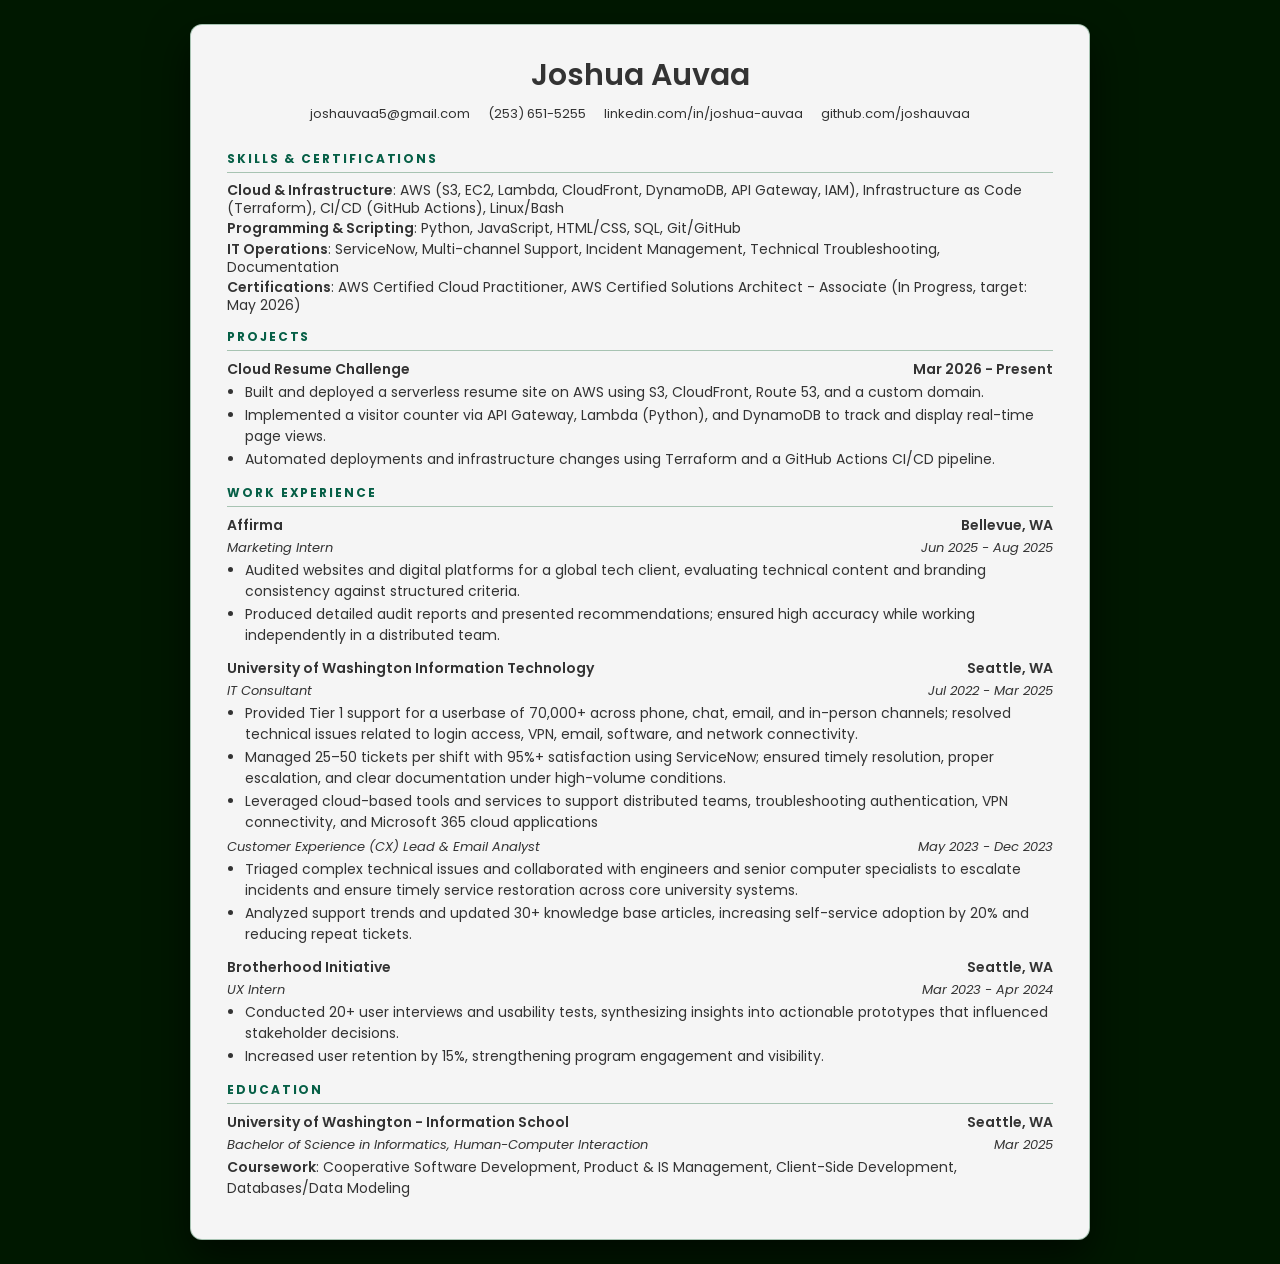
<file: index.html>
<!DOCTYPE html>
<html lang="en">


<head>
    <meta charset="utf-8">
    <meta name="author" content="Joshua Auvaa">
    <meta name="description" content="Cloud Resume">
    <title>Joshua Auvaa - Resume</title>
    <link rel="stylesheet" href="style.css">

    <link rel="preconnect" href="https://fonts.googleapis.com">
    <link rel="preconnect" href="https://fonts.gstatic.com" crossorigin>
    <link href="https://fonts.googleapis.com/css2?family=Poppins:wght@300;400;500;600&display=swap" rel="stylesheet">
    <link rel="icon" href="./img/favicon.ico" />
</head>


<body>
    <div class="page">
        <header class="page-header">
            <h1 class="name">Joshua Auvaa</h1>
            <ul class="contact-inline">
                <li><a href="mailto:joshauvaa5@gmail.com">joshauvaa5@gmail.com</a></li>
                <li><a href="tel:+12536515255">(253) 651-5255</a></li>
                <li><a href="https://www.linkedin.com/in/joshua-auvaa">linkedin.com/in/joshua-auvaa</a></li>
                <li><a href="https://github.com/joshauvaa">github.com/joshauvaa</a></li>
            </ul>
        </header>

        <main>
            <section>
                <h3>Skills & Certifications</h3>
                <hr>
                <p><strong>Cloud & Infrastructure</strong>: AWS (S3, EC2, Lambda, CloudFront, DynamoDB, API Gateway,
                    IAM),
                    Infrastructure as Code (Terraform), CI/CD (GitHub Actions), Linux/Bash</p>
                <p><strong>Programming & Scripting</strong>: Python, JavaScript, HTML/CSS, SQL, Git/GitHub</p>
                <p><strong>IT Operations</strong>: ServiceNow, Multi-channel Support, Incident Management, Technical
                    Troubleshooting, Documentation</p>
                <p><strong>Certifications</strong>: AWS Certified Cloud Practitioner, AWS Certified Solutions Architect
                    - Associate
                    (In Progress, target: May 2026)</p>
            </section>

            <section>
                <h3>Projects</h3>
                <hr>
                <article class="item">
                    <header>
                        <strong> Cloud Resume Challenge </strong><span>Mar 2026 - Present</span>
                    </header>
                    <ul>
                        <li>Built and deployed a serverless resume site on AWS using S3, CloudFront, Route 53, and a
                            custom domain.</li>
                        <li>Implemented a visitor counter via API Gateway, Lambda (Python), and DynamoDB to track and
                            display real-time page views.</li>
                        <li>Automated deployments and infrastructure changes using Terraform and a GitHub Actions CI/CD
                            pipeline.</li>
                    </ul>
                </article>
            </section>

            <section>
                <h3>Work Experience</h3>
                <hr>

                <article class="item">
                    <header>
                        <strong>Affirma</strong><span>Bellevue, WA</span>
                    </header>
                    <div>
                        <em>Marketing Intern</em><span>Jun 2025 - Aug 2025</span>
                    </div>

                    <ul>
                        <li>Audited websites and digital platforms for a global tech client, evaluating technical
                            content and branding
                            consistency against structured criteria.</li>
                        <li>Produced detailed audit reports and presented recommendations; ensured high accuracy while
                            working
                            independently in a distributed team.</li>
                    </ul>
                </article>

                <article class="item">
                    <header>
                        <strong>University of Washington Information Technology</strong><span>Seattle, WA</span>
                    </header>
                    <div>
                        <em>IT Consultant</em><span>Jul 2022 - Mar 2025</span>
                    </div>
                    <ul>
                        <li>Provided Tier 1 support for a userbase of 70,000+ across phone, chat, email, and in-person
                            channels;
                            resolved technical issues related to login access, VPN, email, software, and network
                            connectivity.</li>
                        <li>Managed 25–50 tickets per shift with 95%+ satisfaction using ServiceNow; ensured timely
                            resolution, proper
                            escalation, and clear documentation under high-volume conditions.</li>
                        <li>Leveraged cloud-based tools and services to support distributed teams, troubleshooting
                            authentication, VPN
                            connectivity, and Microsoft 365 cloud applications</li>
                    </ul>

                    <div>
                        <em>Customer Experience (CX) Lead &amp; Email Analyst</em><span>May 2023 - Dec 2023</span>
                    </div>
                    <ul>
                        <li>Triaged complex technical issues and collaborated with engineers and senior computer
                            specialists to
                            escalate incidents and ensure timely service restoration across core university systems.
                        </li>
                        <li>Analyzed support trends and updated 30+ knowledge base articles, increasing self-service
                            adoption
                            by 20% and reducing repeat tickets.</li>
                    </ul>
                </article>

                <article class="item">
                    <header>
                        <strong>Brotherhood Initiative</strong><span>Seattle, WA</span>
                    </header>
                    <div>
                        <em>UX Intern</em><span>Mar 2023 - Apr 2024</span>
                    </div>
                    <ul>
                        <li>Conducted 20+ user interviews and usability tests, synthesizing insights into actionable
                            prototypes
                            that influenced stakeholder decisions.</li>
                        <li>Increased user retention by 15%, strengthening program engagement and visibility.</li>
                    </ul>
                </article>
            </section>

            <section>
                <h3>Education</h3>
                <hr>
                <article class="item">
                    <header>
                        <strong>University of Washington - Information School</strong><span>Seattle, WA</span>
                    </header>
                    <div>
                        <em>Bachelor of Science in Informatics, Human-Computer Interaction</em><span>Mar 2025</span>
                    </div>
                    <p><strong>Coursework</strong>: Cooperative Software Development, Product &amp; IS Management,
                        Client-Side Development,
                        Databases/Data Modeling</p>
                </article>
            </section>
        </main>
    </div>

</body>


</html>
</file>
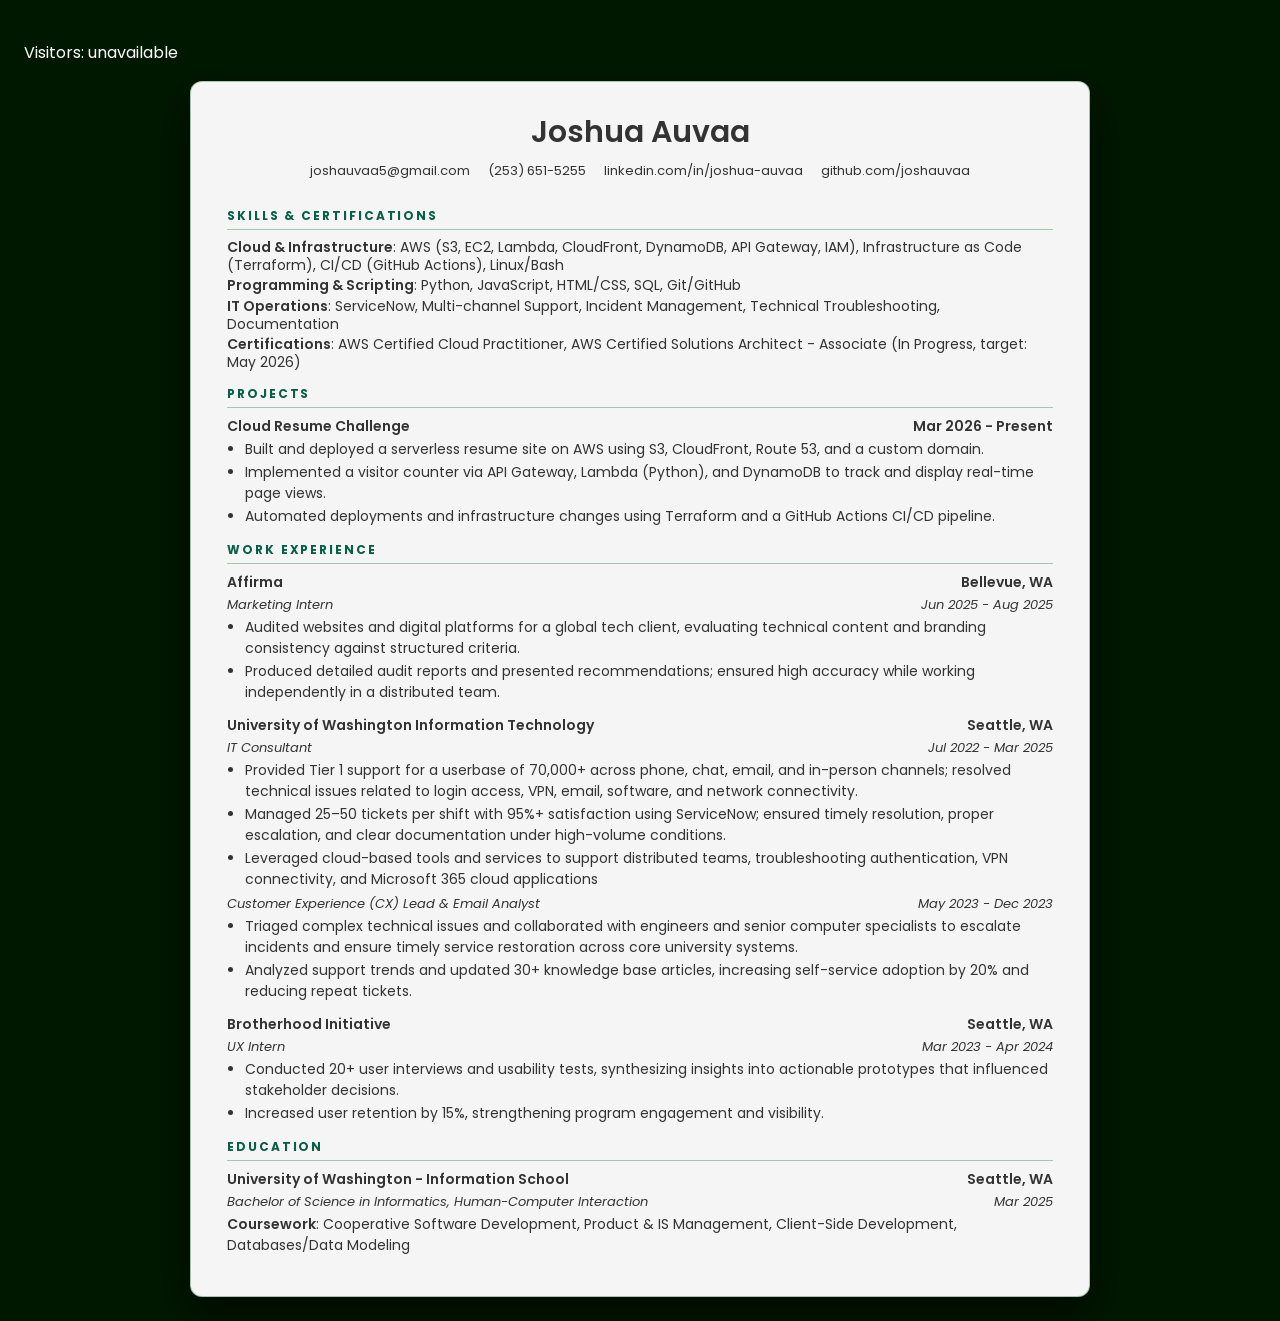
<file: frontend/index.html>
<!DOCTYPE html>
<html lang="en">


<head>
    <meta charset="utf-8">
    <meta name="author" content="Joshua Auvaa">
    <meta name="description" content="Cloud Resume">
    <title>Joshua Auvaa - Resume</title>
    <link rel="stylesheet" href="style.css">

    <link rel="preconnect" href="https://fonts.googleapis.com">
    <link rel="preconnect" href="https://fonts.gstatic.com" crossorigin>
    <link href="https://fonts.googleapis.com/css2?family=Poppins:wght@300;400;500;600&display=swap" rel="stylesheet">
    <link rel="icon" href="./img/favicon.ico" />
</head>


<body>
    <p id="visitor-line">Visitors: <span id="visitor-count">Loading...</span></p>
    <div class="page">
        <header class="page-header">
            <h1 class="name">Joshua Auvaa</h1>
            <ul class="contact-inline">
                <li><a href="mailto:joshauvaa5@gmail.com">joshauvaa5@gmail.com</a></li>
                <li><a href="tel:+12536515255">(253) 651-5255</a></li>
                <li><a href="https://www.linkedin.com/in/joshua-auvaa">linkedin.com/in/joshua-auvaa</a></li>
                <li><a href="https://github.com/joshauvaa">github.com/joshauvaa</a></li>
            </ul>
        </header>

        <main>
            <section>
                <h3>Skills & Certifications</h3>
                <hr>
                <p><strong>Cloud & Infrastructure</strong>: AWS (S3, EC2, Lambda, CloudFront, DynamoDB, API Gateway,
                    IAM),
                    Infrastructure as Code (Terraform), CI/CD (GitHub Actions), Linux/Bash</p>
                <p><strong>Programming & Scripting</strong>: Python, JavaScript, HTML/CSS, SQL, Git/GitHub</p>
                <p><strong>IT Operations</strong>: ServiceNow, Multi-channel Support, Incident Management, Technical
                    Troubleshooting, Documentation</p>
                <p><strong>Certifications</strong>: AWS Certified Cloud Practitioner, AWS Certified Solutions Architect
                    - Associate
                    (In Progress, target: May 2026)</p>
            </section>

            <section>
                <h3>Projects</h3>
                <hr>
                <article class="item">
                    <header>
                        <strong> Cloud Resume Challenge </strong><span>Mar 2026 - Present</span>
                    </header>
                    <ul>
                        <li>Built and deployed a serverless resume site on AWS using S3, CloudFront, Route 53, and a
                            custom domain.</li>
                        <li>Implemented a visitor counter via API Gateway, Lambda (Python), and DynamoDB to track and
                            display real-time page views.</li>
                        <li>Automated deployments and infrastructure changes using Terraform and a GitHub Actions CI/CD
                            pipeline.</li>
                    </ul>
                </article>
            </section>

            <section>
                <h3>Work Experience</h3>
                <hr>

                <article class="item">
                    <header>
                        <strong>Affirma</strong><span>Bellevue, WA</span>
                    </header>
                    <div>
                        <em>Marketing Intern</em><span>Jun 2025 - Aug 2025</span>
                    </div>

                    <ul>
                        <li>Audited websites and digital platforms for a global tech client, evaluating technical
                            content and branding
                            consistency against structured criteria.</li>
                        <li>Produced detailed audit reports and presented recommendations; ensured high accuracy while
                            working
                            independently in a distributed team.</li>
                    </ul>
                </article>

                <article class="item">
                    <header>
                        <strong>University of Washington Information Technology</strong><span>Seattle, WA</span>
                    </header>
                    <div>
                        <em>IT Consultant</em><span>Jul 2022 - Mar 2025</span>
                    </div>
                    <ul>
                        <li>Provided Tier 1 support for a userbase of 70,000+ across phone, chat, email, and in-person
                            channels;
                            resolved technical issues related to login access, VPN, email, software, and network
                            connectivity.</li>
                        <li>Managed 25–50 tickets per shift with 95%+ satisfaction using ServiceNow; ensured timely
                            resolution, proper
                            escalation, and clear documentation under high-volume conditions.</li>
                        <li>Leveraged cloud-based tools and services to support distributed teams, troubleshooting
                            authentication, VPN
                            connectivity, and Microsoft 365 cloud applications</li>
                    </ul>

                    <div>
                        <em>Customer Experience (CX) Lead &amp; Email Analyst</em><span>May 2023 - Dec 2023</span>
                    </div>
                    <ul>
                        <li>Triaged complex technical issues and collaborated with engineers and senior computer
                            specialists to
                            escalate incidents and ensure timely service restoration across core university systems.
                        </li>
                        <li>Analyzed support trends and updated 30+ knowledge base articles, increasing self-service
                            adoption
                            by 20% and reducing repeat tickets.</li>
                    </ul>
                </article>

                <article class="item">
                    <header>
                        <strong>Brotherhood Initiative</strong><span>Seattle, WA</span>
                    </header>
                    <div>
                        <em>UX Intern</em><span>Mar 2023 - Apr 2024</span>
                    </div>
                    <ul>
                        <li>Conducted 20+ user interviews and usability tests, synthesizing insights into actionable
                            prototypes
                            that influenced stakeholder decisions.</li>
                        <li>Increased user retention by 15%, strengthening program engagement and visibility.</li>
                    </ul>
                </article>
            </section>

            <section>
                <h3>Education</h3>
                <hr>
                <article class="item">
                    <header>
                        <strong>University of Washington - Information School</strong><span>Seattle, WA</span>
                    </header>
                    <div>
                        <em>Bachelor of Science in Informatics, Human-Computer Interaction</em><span>Mar 2025</span>
                    </div>
                    <p><strong>Coursework</strong>: Cooperative Software Development, Product &amp; IS Management,
                        Client-Side Development,
                        Databases/Data Modeling</p>
                </article>
            </section>
        </main>
    </div>

    <script src="js/main.js"></script>

</body>


</html>
</file>
<file: style.css>
* {
    box-sizing: border-box;
}

body {
    margin: 0;
    padding: 24px;
    font-family: "Poppins", system-ui, -apple-system, BlinkMacSystemFont,
        "Segoe UI", sans-serif;
    background-color: #001800; 
    color: #333333;
}

/* Accents */
:root {
    --accent: #166534;                
    --accent-soft: rgba(22, 101, 52, 0.35);
}

/* Main page width and panel */
main {
    max-width: 900px;
    margin: 0 auto;
}

.page {
    max-width: 900px;
    margin: 0 auto;
    background-color: #f5f5f5;         
    border-radius: 12px;
    padding: 28px 36px;
    box-shadow: 0 18px 40px rgba(0, 0, 0, 0.6);
    border: 1px solid var(--accent-soft);
}

/* Header */
.page-header {
    text-align: center;
    margin: 0 0 16px;
    padding-bottom: 10px;
    /* border-bottom: 1px solid var(--accent-soft); */
}

.name {
    margin: 0 0 6px;
    font-size: 30px;
    font-weight: 600;
    color: #333333;
}

/* Contact line */
.contact-inline {
    list-style: none;
    padding: 0;
    margin: 0;
    display: flex;
    flex-wrap: wrap;
    justify-content: center;
    gap: 8px 18px;
    font-size: 13px;
    color: #9ca3af;
}

.contact-inline li a {
    color: #333333;
    text-decoration: none;
}

.contact-inline li a:hover {
    color: var(--accent);
    text-decoration: underline;
}

/* Sections */
section {
    margin-top: 14px;
    font-size: 14px;
}

section:first-of-type p {
    margin: 2px 0;            
    line-height: 1.3;         
}

.item {
    margin-bottom: 8px;
}

.item ul li {
    margin-bottom: 1px;
}

section h3 {
    margin: 0 0 4px;
    font-size: 12px;
    letter-spacing: 0.16em;
    text-transform: uppercase;
    color: #065f46;
}

section hr {
    border: none;
    border-top: 1px solid var(--accent-soft);
    margin: 0 0 8px;
}


/* Items */
.item {
    margin-bottom: 12px;
}

.item > header {
    display: flex;
    justify-content: space-between;
    align-items: baseline;
    margin: 0 0 2px;
    text-align: left;
}

.item > header strong,
.item > header span {
    font-weight: 600;
    color: #333333;
    font-size: 14px;
}

.item > div {
    display: flex;
    justify-content: space-between;
    align-items: baseline;
    font-size: 13px;
    margin: 0 0 2px;
}

.item > div em,
.item > div span {
    font-style: italic;
    color: #333333;
}

/* Bullet lists */
.item ul {
    margin: 2px 0 4px;
    padding-left: 18px;
    color: #333333;
}

.item ul li {
    margin-bottom: 2px;
}

/* Paragraphs in items */
.item p {
    margin: 2px 0 0;
}

/* Emphasis */
strong {
    font-weight: 600;
    color: #333333;
}

a {
    color: #166534;
}

a:hover {
    color: #0f3f28;
}


@media (max-width: 700px) {
    body {
        padding: 16px;
    }

    .page {
        padding: 22px 18px;
    }

    .item > header,
    .item > div {
        flex-direction: column;
        align-items: flex-start;
        gap: 0;
    }
}
</file>
<file: frontend/style.css>
* {
    box-sizing: border-box;
}

body {
    margin: 0;
    padding: 24px;
    font-family: "Poppins", system-ui, -apple-system, BlinkMacSystemFont,
        "Segoe UI", sans-serif;
    background-color: #001800; 
    color: #333333;
}

/* Accents */
:root {
    --accent: #166534;                
    --accent-soft: rgba(22, 101, 52, 0.35);
}

/* Main page width and panel */
main {
    max-width: 900px;
    margin: 0 auto;
}

.page {
    max-width: 900px;
    margin: 0 auto;
    background-color: #f5f5f5;         
    border-radius: 12px;
    padding: 28px 36px;
    box-shadow: 0 18px 40px rgba(0, 0, 0, 0.6);
    border: 1px solid var(--accent-soft);
}

/* Header */
.page-header {
    text-align: center;
    margin: 0 0 16px;
    padding-bottom: 10px;
    /* border-bottom: 1px solid var(--accent-soft); */
}

.name {
    margin: 0 0 6px;
    font-size: 30px;
    font-weight: 600;
    color: #333333;
}

/* Contact line */
.contact-inline {
    list-style: none;
    padding: 0;
    margin: 0;
    display: flex;
    flex-wrap: wrap;
    justify-content: center;
    gap: 8px 18px;
    font-size: 13px;
    color: #9ca3af;
}

.contact-inline li a {
    color: #333333;
    text-decoration: none;
}

.contact-inline li a:hover {
    color: var(--accent);
    text-decoration: underline;
}

/* Sections */
section {
    margin-top: 14px;
    font-size: 14px;
}

section:first-of-type p {
    margin: 2px 0;            
    line-height: 1.3;         
}

.item {
    margin-bottom: 8px;
}

.item ul li {
    margin-bottom: 1px;
}

section h3 {
    margin: 0 0 4px;
    font-size: 12px;
    letter-spacing: 0.16em;
    text-transform: uppercase;
    color: #065f46;
}

section hr {
    border: none;
    border-top: 1px solid var(--accent-soft);
    margin: 0 0 8px;
}


/* Items */
.item {
    margin-bottom: 12px;
}

.item > header {
    display: flex;
    justify-content: space-between;
    align-items: baseline;
    margin: 0 0 2px;
    text-align: left;
}

.item > header strong,
.item > header span {
    font-weight: 600;
    color: #333333;
    font-size: 14px;
}

.item > div {
    display: flex;
    justify-content: space-between;
    align-items: baseline;
    font-size: 13px;
    margin: 0 0 2px;
}

.item > div em,
.item > div span {
    font-style: italic;
    color: #333333;
}

/* Bullet lists */
.item ul {
    margin: 2px 0 4px;
    padding-left: 18px;
    color: #333333;
}

.item ul li {
    margin-bottom: 2px;
}

/* Paragraphs in items */
.item p {
    margin: 2px 0 0;
}

/* Emphasis */
strong {
    font-weight: 600;
    color: #333333;
}

a {
    color: #166534;
}

a:hover {
    color: #0f3f28;
}

#visitor-line {
    color: white;
}

#visitor-count {
    color: white;
}


@media (max-width: 700px) {
    body {
        padding: 16px;
    }

    .page {
        padding: 22px 18px;
    }

    .item > header,
    .item > div {
        flex-direction: column;
        align-items: flex-start;
        gap: 0;
    }
}
</file>
